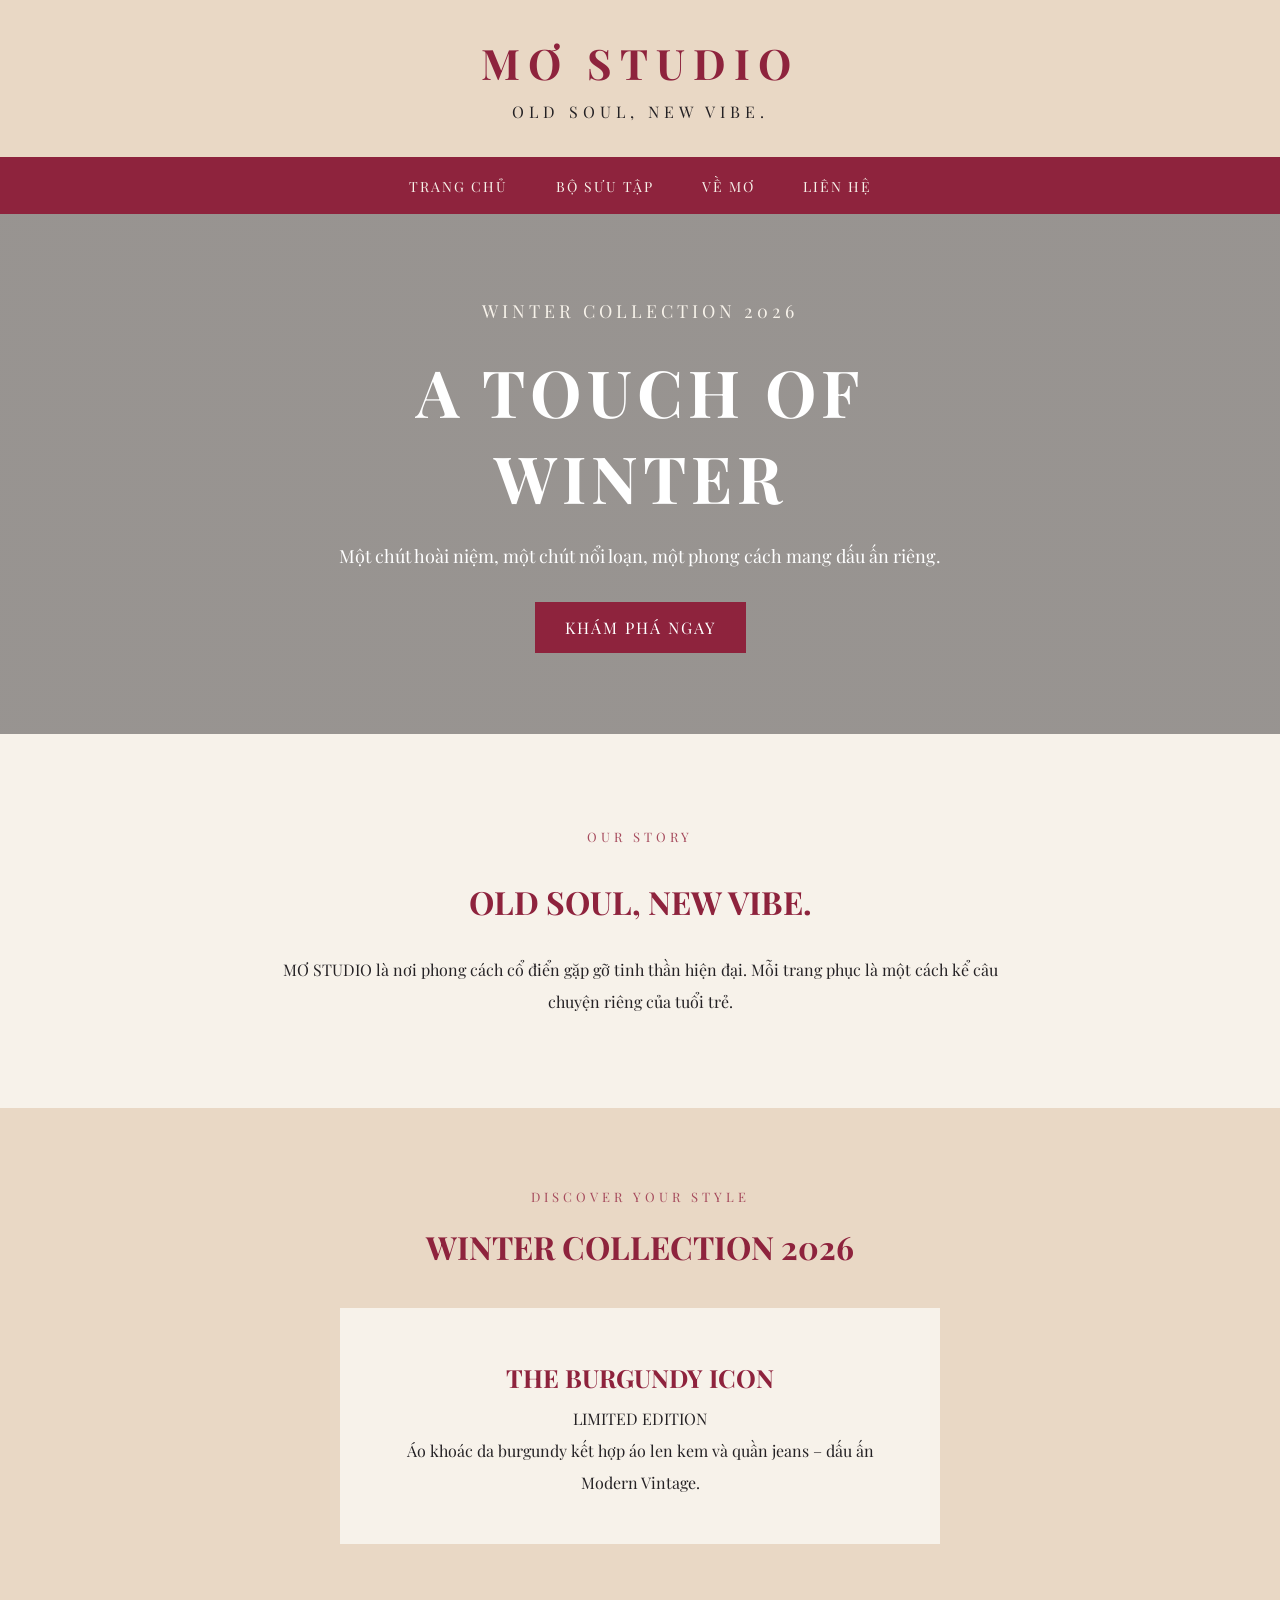
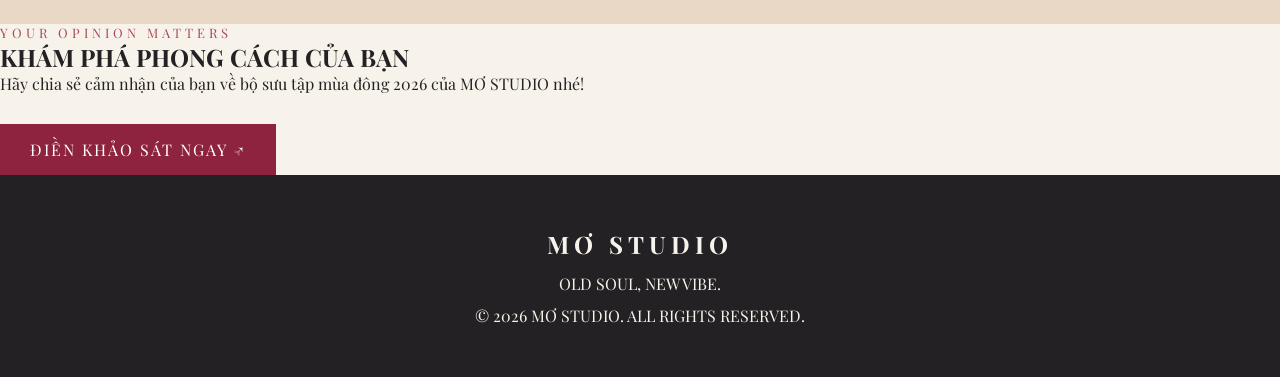
<file: index.html>
<!DOCTYPE html>
<html lang="vi">
<head>
    <meta charset="UTF-8">
    <meta name="viewport" content="width=device-width, initial-scale=1.0">
    <title>MƠ STUDIO | A Touch of Winter</title>
    <link rel="stylesheet" href="style.css">
</head>

<body>

    <!-- PHẦN ĐẦU TRANG -->
    <header class="header" id="home">
        <h1>MƠ STUDIO</h1>
        <p>OLD SOUL, NEW VIBE.</p>
    </header>

    <!-- THANH ĐIỀU HƯỚNG -->
    <nav class="navbar">
        <a href="#home">TRANG CHỦ</a>
        <a href="#collection">BỘ SƯU TẬP</a>
        <a href="#about">VỀ MƠ</a>
        <a href="#contact">LIÊN HỆ</a>
    </nav>

    <!-- BANNER CHÍNH -->
    <main class="hero">
        <div class="hero-content">
            <p class="small-title">WINTER COLLECTION 2026</p>
            <h2>A TOUCH OF<br>WINTER</h2>
            <p>
                Một chút hoài niệm, một chút nổi loạn,
                một phong cách mang dấu ấn riêng.
            </p>
            <a href="#collection" class="button">
                KHÁM PHÁ NGAY
            </a>
        </div>
    </main>

    <!-- GIỚI THIỆU -->
    <section class="about" id="about">
        <p class="small-title">OUR STORY</p>
        <h2>OLD SOUL, NEW VIBE.</h2>
        <p>
            MƠ STUDIO là nơi phong cách cổ điển gặp gỡ
            tinh thần hiện đại. Mỗi trang phục là một
            cách kể câu chuyện riêng của tuổi trẻ.
        </p>
    </section>

    <!-- BỘ SƯU TẬP -->
    <section class="collection" id="collection">
        <p class="small-title">DISCOVER YOUR STYLE</p>
        <h2>WINTER COLLECTION 2026</h2>

        <div class="product">
            <h3>THE BURGUNDY ICON</h3>
            <p>LIMITED EDITION</p>
            <p>
                Áo khoác da burgundy kết hợp áo len kem
                và quần jeans – dấu ấn Modern Vintage.
            </p>
        </div>
    </section>

    
<!-- KHAO SAT KHACH HANG -->
<section class="survey" id="survey">
    <p class="small-title">YOUR OPINION MATTERS</p>
    <h2>KHÁM PHÁ PHONG CÁCH CỦA BẠN</h2>
    <p>Hãy chia sẻ cảm nhận của bạn về bộ sưu tập mùa đông 2026 của MƠ STUDIO nhé!</p>

    <a class="button"
       href="https://docs.google.com/forms/d/e/1FAIpQLSfNte43alwNIb8Xv5pcAoo2U4Z2uKJSdEI87U0WNuKCmar_jw/viewform?usp=publish-editor"
       target="_blank"
       rel="noopener">
       ĐIỀN KHẢO SÁT NGAY ↗
    </a>
</section>

    <!-- CHÂN TRANG -->
    <footer id="contact">
        <h2>MƠ STUDIO</h2>
        <p>OLD SOUL, NEW VIBE.</p>
        <p>© 2026 MƠ STUDIO. ALL RIGHTS RESERVED.</p>
    </footer>

</body>
</html>
</file>
<file: style.css>
@import url('https://fonts.googleapis.com/css2?family=Playfair+Display:wght@400;500;600;700&family=Montserrat:wght@400;500;600;700&display=swap');

/* CAI DAT CHUNG */
* {
    margin: 0;
    padding: 0;
    box-sizing: border-box;
}

html {
    scroll-behavior: smooth;
}

body {
    font-family: "Playfair Display", Georgia, serif;
    background-color: #F7F2EA;
    color: #242124;
}

/* PHAN DAU TRANG */
.header {
    background-color: #E9D8C5;
    text-align: center;
    padding: 35px 20px;
}

.header h1 {
    font-size: 42px;
    letter-spacing: 8px;
    color: #8E233D;
}

.header p {
    letter-spacing: 5px;
    margin-top: 10px;
}

/* THANH DIEU HUONG */
.navbar {
    background-color: #8E233D;
    padding: 18px;
    text-align: center;
}

.navbar a {
    color: #F7F2EA;
    text-decoration: none;
    margin: 0 22px;
    font-size: 14px;
    letter-spacing: 2px;
}

.navbar a:hover {
    color: #E9D8C5;
}

/* BANNER */
.hero {
    min-height: 520px;
    background: linear-gradient(
        rgba(36, 33, 36, 0.45),
        rgba(36, 33, 36, 0.45)
    ),
    url("https://images.unsplash.com/photo-1441986300917-64674bd600d8?w=1600")
    center/cover no-repeat;

    display: flex;
    align-items: center;
    justify-content: center;
    text-align: center;
    color: white;
    padding: 50px 20px;
}

.hero-content h2 {
    font-size: 65px;
    letter-spacing: 5px;
    margin: 20px 0;
}

.small-title {
    letter-spacing: 4px;
    color: #A64B5D;
    font-size: 13px;
}

.hero .small-title {
    color: #F7F2EA;
}

.hero-content p {
    font-size: 18px;
    line-height: 1.8;
}

.button {
    display: inline-block;
    margin-top: 30px;
    padding: 15px 30px;
    background-color: #8E233D;
    color: white;
    text-decoration: none;
    letter-spacing: 2px;
}

.button:hover {
    background-color: #642033;
}

/* GIOI THIEU */
.about {
    text-align: center;
    padding: 90px 20%;
    line-height: 2;
}

.about h2 {
    color: #8E233D;
    font-size: 32px;
    margin: 20px 0;
}

/* BO SUU TAP */
.collection {
    background-color: #E9D8C5;
    text-align: center;
    padding: 80px 20px;
}

.collection h2 {
    color: #8E233D;
    margin: 20px 0 40px;
    font-size: 32px;
}

.product {
    background-color: #F7F2EA;
    max-width: 600px;
    margin: auto;
    padding: 45px;
    line-height: 2;
}

.product h3 {
    color: #8E233D;
    font-size: 25px;
}

/* CHAN TRANG */
footer {
    background-color: #242124;
    color: #F7F2EA;
    text-align: center;
    padding: 45px 20px;
    line-height: 2;
}

footer h2 {
    letter-spacing: 5px;
}
</file>
